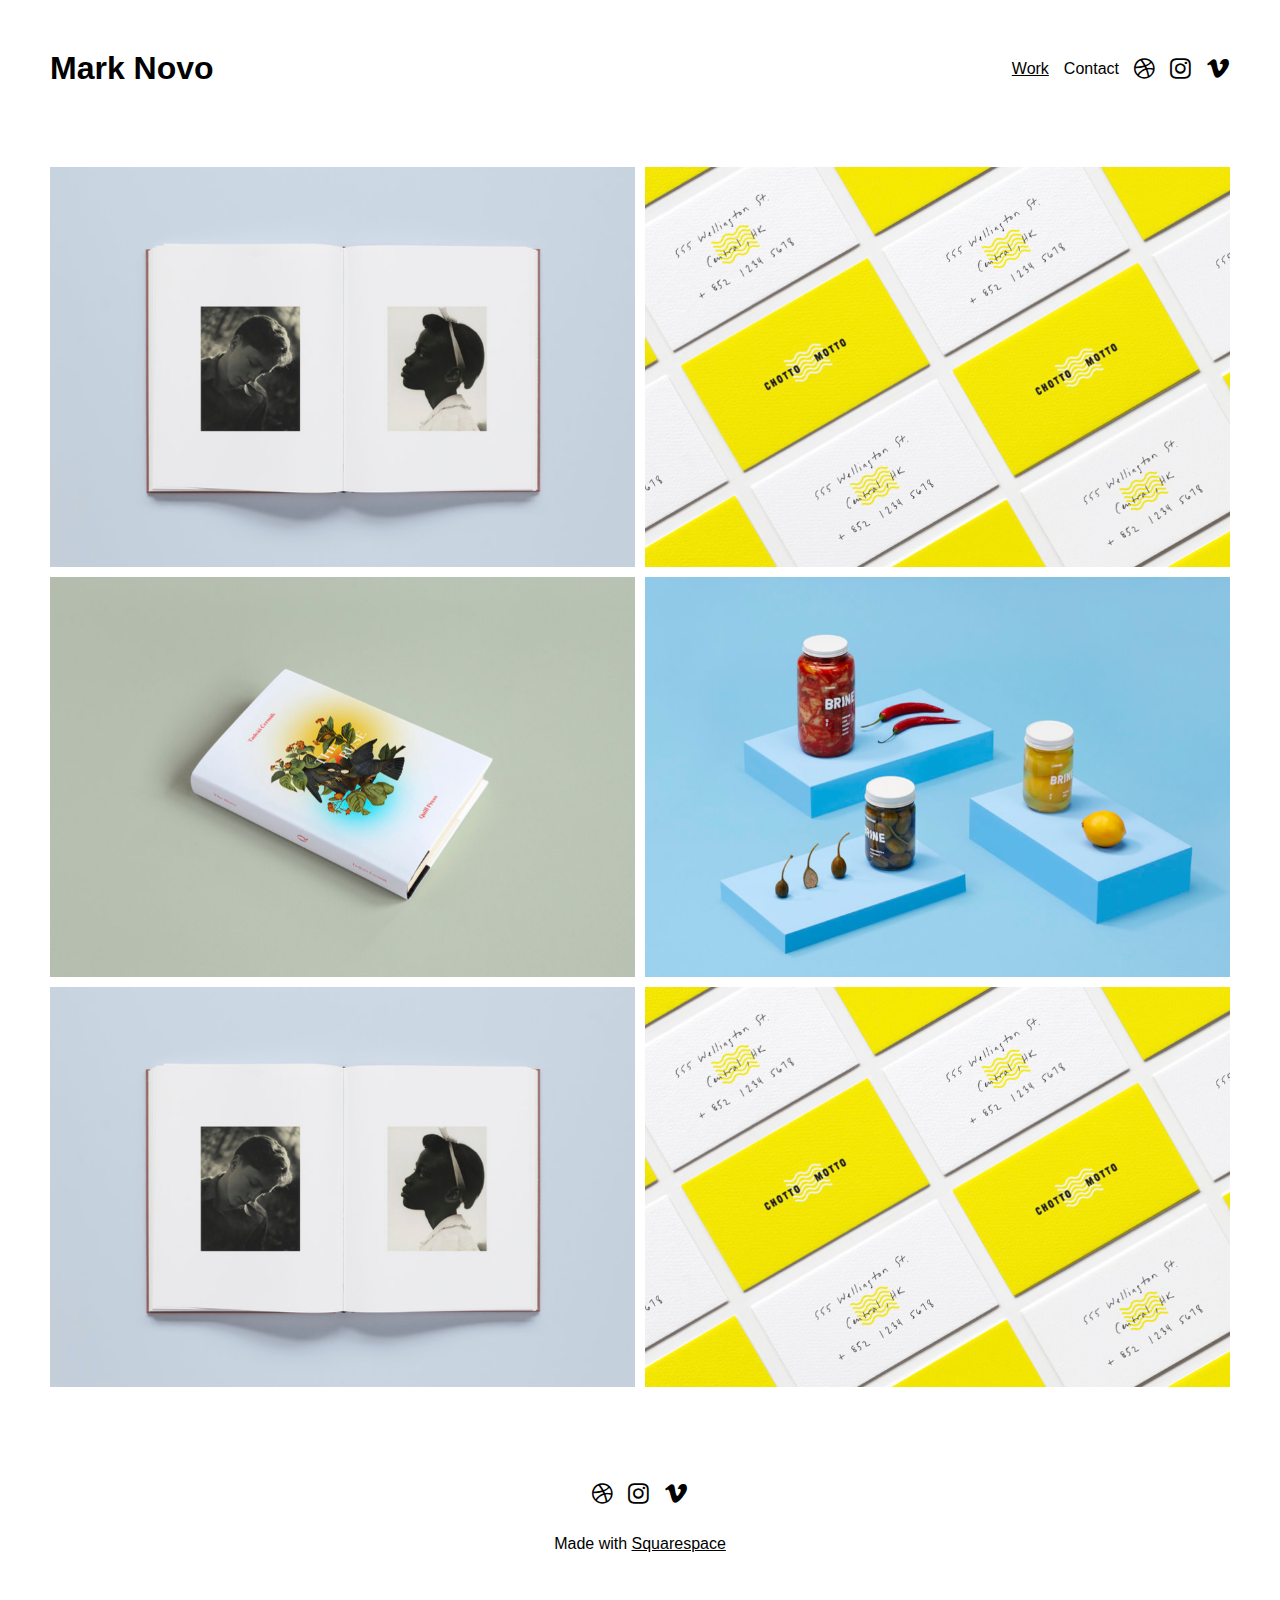
<file: Design/index.html>
<!DOCTYPE html>
<html>
  <head>
    <link rel="stylesheet" href="styles.css" />
    <link
      rel="stylesheet"
      href="https://cdnjs.cloudflare.com/ajax/libs/font-awesome/4.7.0/css/font-awesome.min.css"
    />
    <title>Document</title>
  </head>
  <body>
    <div class="pagewrap">
      <header>
        <h1>Mark Novo</h1>
        <ul class="uli">
          <li>
            <a href="https://novo-demo.squarespace.com"><span>Work</span></a>
          </li>
          <li>
            <a href="https://novo-demo.squarespace.com/contact">Contact</a>
          </li>
          <li>
            <a href="https://dribbble.com/squarespace"
              ><i class="fa fa-dribbble" style="font-size: 24px"></i
            ></a>
          </li>
          <li>
            <a href="https://www.instagram.com/squarespace/?hl=en"
              ><i class="fa fa-instagram" style="font-size: 24px"></i
            ></a>
          </li>
          <li>
            <a href="https://vimeo.com/squarespace"
              ><i class="fa fa-vimeo" style="font-size: 24px"></i
            ></a>
          </li>
        </ul>
      </header>
      <main>
        <div class="imagesec">
          <img src="black.png" class="image" />
          <img src="yellowcards.png" class="image" />
        </div>
        <div class="imagesec">
          <img src="book.png" class="image" />
          <img src="blue.png" class="image" />
        </div>
        <div class="imagesec">
          <img src="black.png" class="image" />
          <img src="yellowcards.png" class="image" />
        </div>
      </main>
      <footer>
        <ul class="uli2">
          <li>
            <a href="https://dribbble.com/squarespace"
              ><i class="fa fa-dribbble" style="font-size: 24px"></i
            ></a>
          </li>
          <li>
            <a href="https://www.instagram.com/squarespace/?hl=en"
              ><i class="fa fa-instagram" style="font-size: 24px"></i
            ></a>
          </li>
          <li>
            <a href="https://vimeo.com/squarespace"
              ><i class="fa fa-vimeo" style="font-size: 24px"></i
            ></a>
          </li>
        </ul>
        <p>Made with <span>Squarespace</span></p>
      </footer>
    </div>
  </body>
</html>
</file>
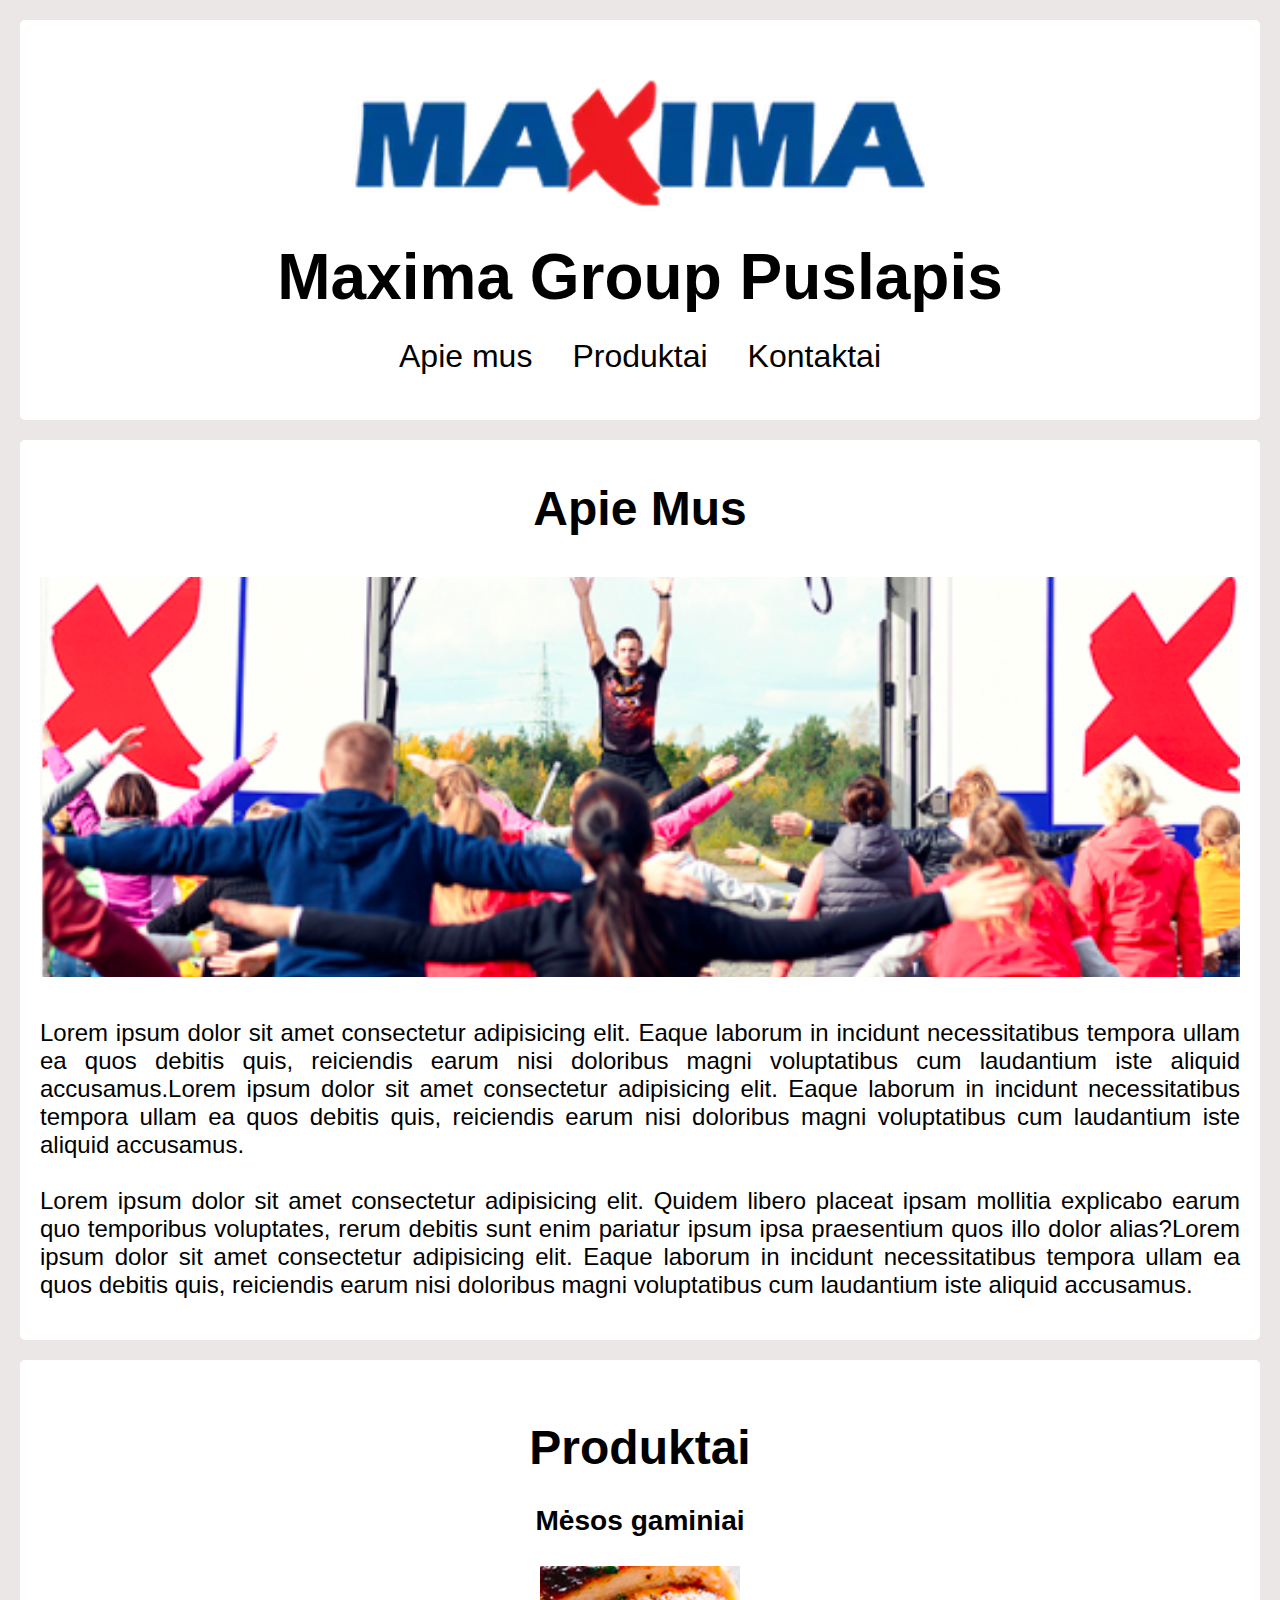
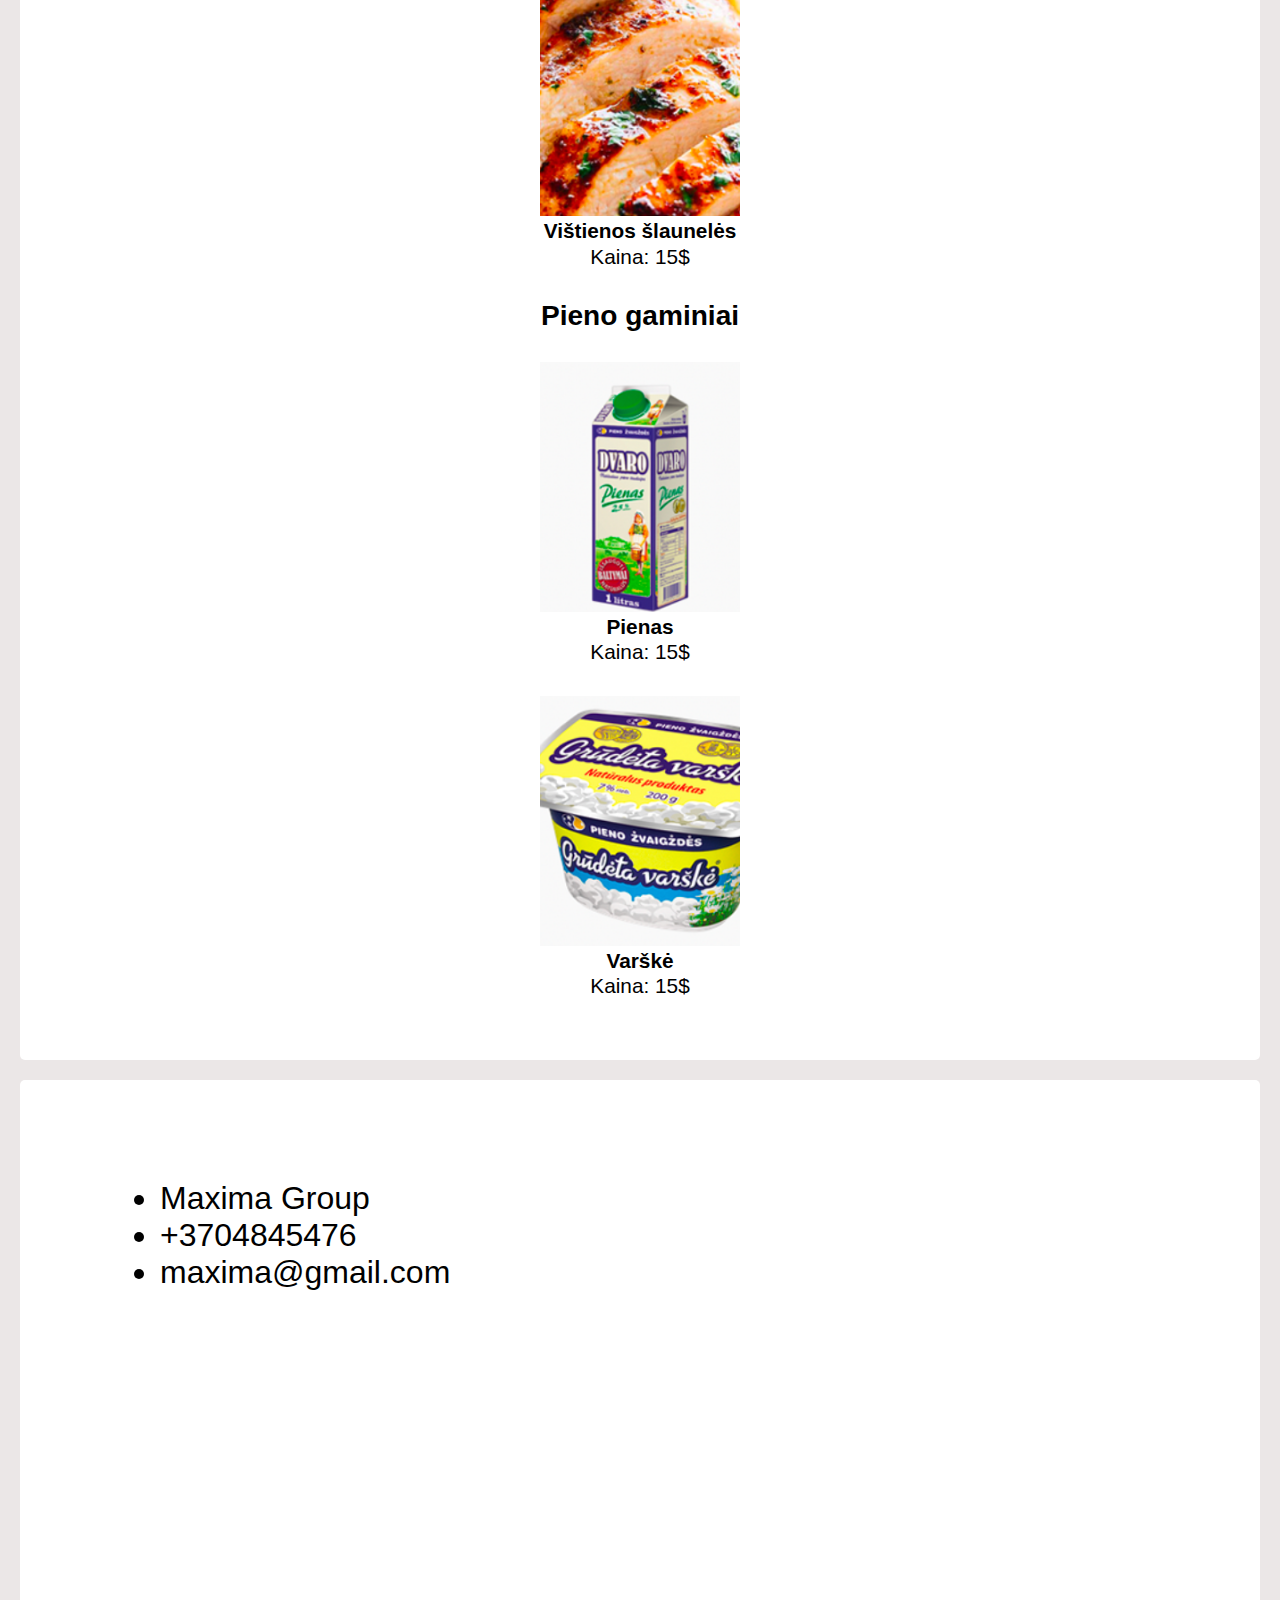
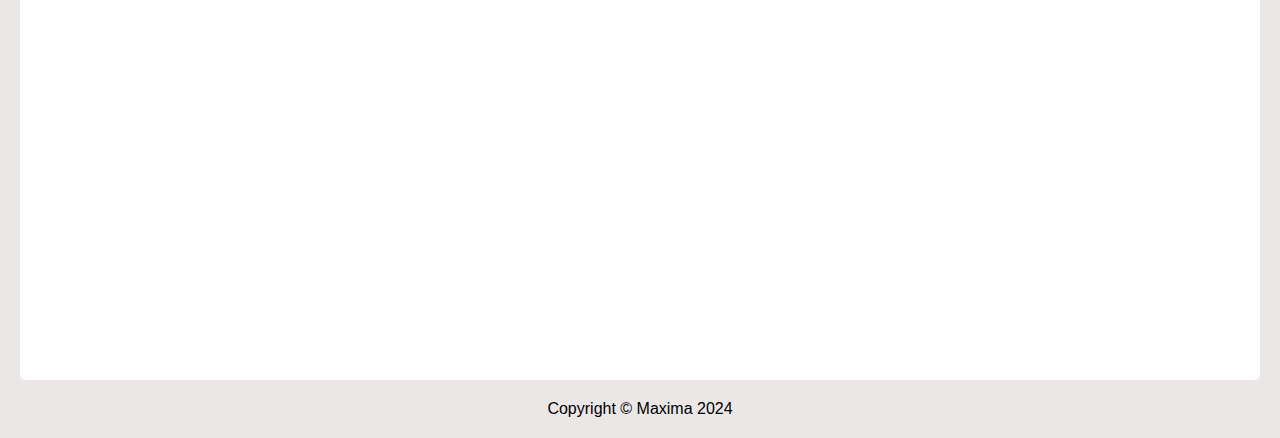
<file: Task2/index.html>
<!DOCTYPE html>
<html>
  <head>
    <link rel="stylesheet" href="styles.css" />
    <title>Document</title>
  </head>
  <body>
    <div class="pagewrap">
      <header>
        <img src="logo.webp" class="logos" />
        <h1>Maxima Group Puslapis</h1>
        <ul class ="uli">
          <li><a href="#">Apie mus</a></li>
          <li><a href="#">Produktai</a></li>
          <li><a href="#">Kontaktai</a></li>
        </ul>
      </header>
      <main>
        <h1>Apie Mus</h1>
        <img src="heading.png" class="logos2" />
        <p>
          Lorem ipsum dolor sit amet consectetur adipisicing elit. Eaque laborum
          in incidunt necessitatibus tempora ullam ea quos debitis quis,
          reiciendis earum nisi doloribus magni voluptatibus cum laudantium iste
          aliquid accusamus.Lorem ipsum dolor sit amet consectetur adipisicing
          elit. Eaque laborum in incidunt necessitatibus tempora ullam ea quos
          debitis quis, reiciendis earum nisi doloribus magni voluptatibus cum
          laudantium iste aliquid accusamus.<br /><br />
          Lorem ipsum dolor sit amet consectetur adipisicing elit. Quidem libero
          placeat ipsam mollitia explicabo earum quo temporibus voluptates,
          rerum debitis sunt enim pariatur ipsum ipsa praesentium quos illo
          dolor alias?Lorem ipsum dolor sit amet consectetur adipisicing elit.
          Eaque laborum in incidunt necessitatibus tempora ullam ea quos debitis
          quis, reiciendis earum nisi doloribus magni voluptatibus cum
          laudantium iste aliquid accusamus.
        </p>
      </main>
      <section class="produktai">
        
        <h1>Produktai</h1>
        
        <h3>Mėsos gaminiai</h3>
        <div class="mesa">
          <img src="mesa.png" class="image" />
          <p>
            <h4>Vištienos šlaunelės</h4>
            Kaina: 15$
          </p>
        </div>

        <h3>Pieno gaminiai</h3>
        
        <div class="mesa">
          <img src="pienas.png" class="image" />
          <p>
            <h4>Pienas</h4>
            Kaina: 15$
          </p>
        </div>


        <div class="mesa">
          <img src="varske.png" class="image" />
          <p>
            <h4>Varškė</h4>
            Kaina: 15$
          </p>
        </div>
      </section>
     <section class="zemelapis">
      <ul class="uling"><li>Maxima Group</li>
        <li>+3704845476</li>
        <li>maxima@gmail.com</li></ul>

        <iframe class="maxim"
        src="https://www.google.com/maps/embed?pb=!1m16!1m12!1m3!1d85671.89562452197!2d23.917461441369284!3d54.91670737939941!2m3!1f0!2f0!3f0!3m2!1i1024!2i768!4f13.1!2m1!1smaxima!5e0!3m2!1slt!2slt!4v1721379427161!5m2!1slt!2slt" 
        width="600" 
        height="450" 
        style="border:0;
        " allowfullscreen="" 
        loading="lazy" 
        referrerpolicy="no-referrer-when-downgrade">
        </iframe>

        

     </section>
     <p>Copyright © Maxima 2024</p>
    </div>
  </body>
</html>
</file>
<file: Design/styles.css>
* {
  margin: 0;
  padding: 0;
  box-sizing: border-box;
}
.pagewrap {
  display: flex;
  flex-direction: column;
  padding: 50px;
  align-items: center;
  gap: 80px;
}
header {
  display: flex;
  flex-direction: row;
  width: 100%;
  align-items: center;
  justify-content: space-between;
  font-family: Arial, Helvetica, sans-serif;
  font-size: 1rem;
}
.uli,
li {
  all: unset;
  display: flex;
  gap: 15px;
  align-items: center;
}
a {
  text-decoration: none;
  color: black;
}
main {
  display: flex;
  flex-direction: column;
  width: 100%;
  align-items: center;
  gap: 10px;
}
.imagesec {
  width: 100%;
  display: flex;
  flex-direction: row;
  justify-content: center;
  gap: 10px;
}
.image {
  width: 50%;
  height: 400px;
  object-fit: cover;
}
footer {
  width: 100%;
  display: flex;
  align-items: center;
  flex-direction: column;
  justify-content: space-around;
  height: 100px;
  font-family: Arial, Helvetica, sans-serif;
}
.uli2 {
  all: unset;
  display: flex;
  gap: 15px;
}
span {
  text-decoration: underline;
}
</file>
<file: Task2/styles.css>
* {
  margin: 0;
  padding: 0;
  box-sizing: border-box;
}
body {
  background-color: rgb(235, 231, 231);
}
.pagewrap {
  padding: 20px;
  display: flex;
  flex-direction: column;
  gap: 20px;
  align-items: center;
  justify-content: space-evenly;
  font-size: 1rem;
  font-family: Arial, Helvetica, sans-serif;
}
header {
  width: 100%;
  height: 400px;
  border-radius: 5px;
  background-color: white;
  display: flex;
  align-items: center;
  flex-direction: column;
  justify-content: space-evenly;
  padding: 20px;
  font-family: Arial, Helvetica, sans-serif;
  font-size: 2rem;
}
main {
  width: 100%;
  height: 900px;
  border-radius: 5px;
  background-color: white;
  display: flex;
  flex-direction: column;
  padding: 20px;
  font-family: Arial, Helvetica, sans-serif;
  font-size: 1.5rem;
  align-items: center;
  justify-content: space-around;
}

.produktai {
  width: 100%;
  height: 1300px;
  border-radius: 5px;
  background-color: white;
  display: flex;
  flex-direction: column;
  padding: 20px;
  font-family: Arial, Helvetica, sans-serif;
  font-size: 1.5rem;
  align-items: center;
  justify-content: space-between;
  padding-top: 60px;
  padding-bottom: 60px;
}
.image {
  width: 200px;
  height: 250px;
  object-fit: cover;
}
.logos {
  width: 50%;
  height: 150px;
  object-fit: cover;
}
.logos2 {
  width: 100%;
  height: 400px;
  object-fit: cover;
}
.uli {
  all: unset;
  list-style: none;
  display: flex;
  gap: 40px;
}
a {
  text-decoration: none;
  color: black;
}
p {
  text-align: justify;
}
.mesa {
  height: fit-content;
  display: flex;
  flex-direction: column;
  align-items: center;
  gap: 0.1rem;
  font-size: 1.3rem;
}
.zemelapis {
  width: 100%;
  height: 900px;
  border-radius: 5px;
  background-color: white;
  display: flex;
  flex-direction: column;
  padding: 20px;
  font-family: Arial, Helvetica, sans-serif;
  font-size: 2rem;
  gap: 20px;
  padding-top: 100px;
  padding-bottom: 150px;
}
.uling {
  width: 100%;
  height: fit-content;
  display: flex;
  flex-direction: column;
  align-items: flex-start;
  padding-left: 10%;
}
.image1 {
  width: 100%;
  height: 90%;
  object-fit: cover;
}
.maxim {
  width: 100%;
  height: 600px;
}
</file>
